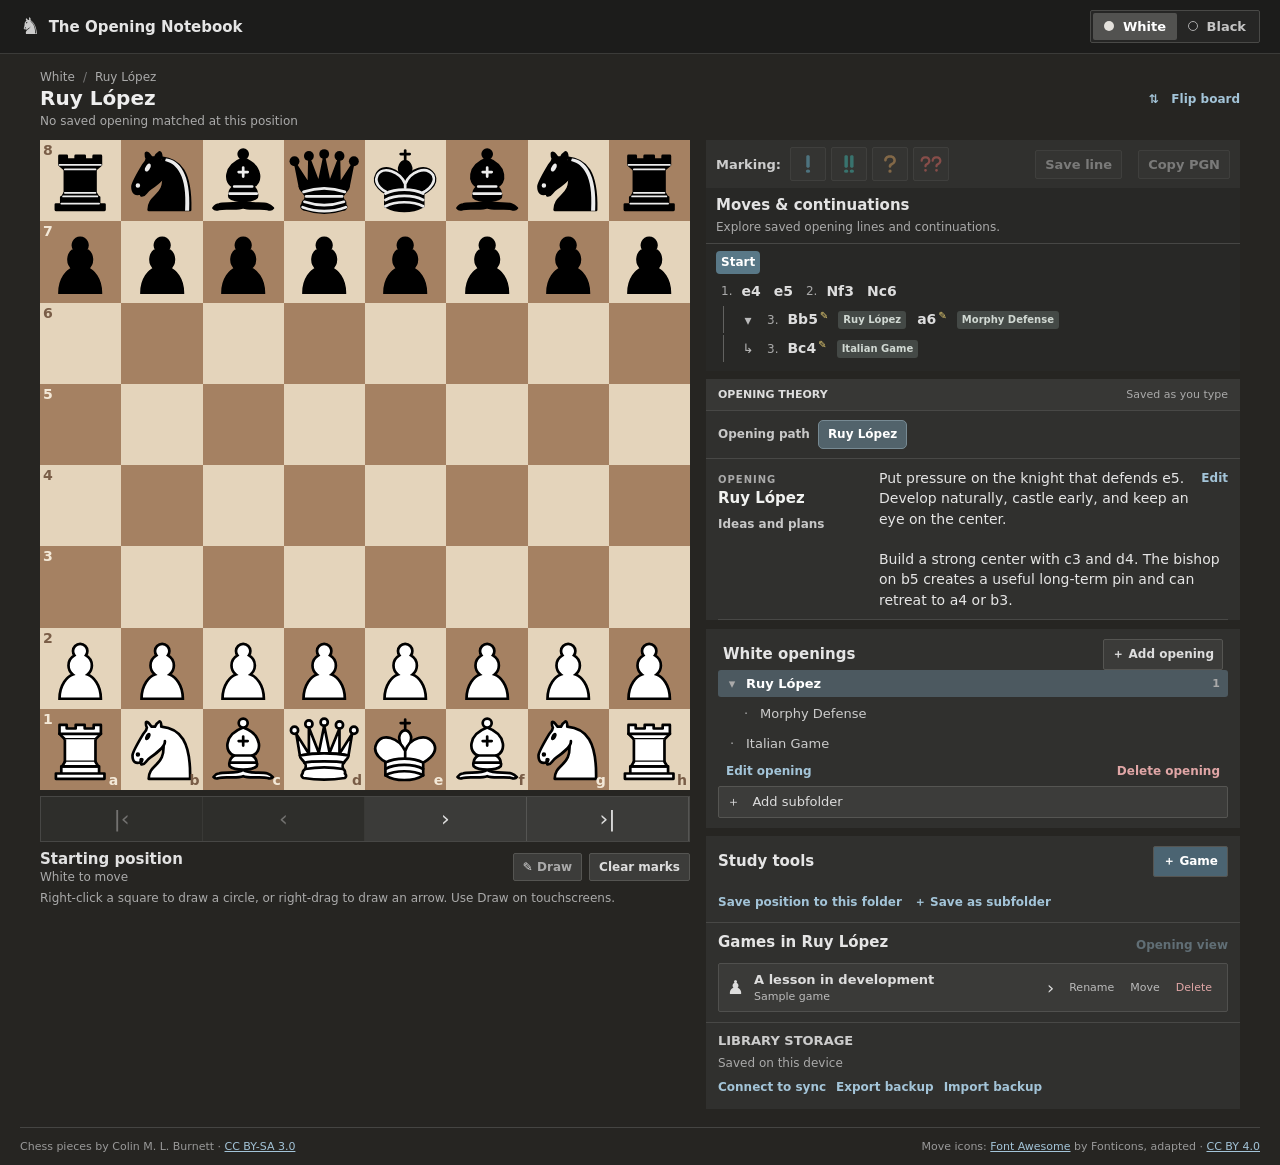
<file: index.html>
<!doctype html><html lang="en"><head><meta charset="utf-8"><meta name="viewport" content="width=device-width, initial-scale=1"><meta name="theme-color" content="#252b29"><title>The Opening Notebook</title><link rel="stylesheet" href="style.css?v=pieces-5"><link rel="stylesheet" href="study-notes.css?v=notes-15"><link rel="stylesheet" href="move-tree-view.css?v=note-markers-22"><link rel="stylesheet" href="study-layout.css?v=marks-4"><link rel="stylesheet" href="interface.css?v=branch-hints-33"></head>
<body><header class="site-header"><div class="brand"><span class="brand-mark">♞</span><div><strong>The Opening Notebook</strong><small>YOUR CHESS STUDY</small></div></div><div class="header-side"><span>REPERTOIRE</span><div class="side-toggle" aria-label="Choose repertoire"><button id="sideWhite" aria-pressed="true"><span class="side-disc white"></span> White</button><button id="sideBlack" aria-pressed="false"><span class="side-disc black"></span> Black</button></div></div></header>
<main class="app-layout">
<section class="study-main"><div class="study-heading"><div><div class="eyebrow">STUDY BOARD</div><div id="breadcrumbs" class="breadcrumbs"></div><h1 id="boardTitle"></h1><p id="openingStatus" class="opening-status"></p><div id="storageWarning" class="storage-warning" role="alert" hidden><span id="storageWarningText"></span> <button id="downloadOriginal" type="button" class="text-button" hidden>Download original library</button> <button id="downloadOriginalMarks" type="button" class="text-button" hidden>Download original markings</button></div></div><button id="flip" class="text-button" title="Flip board without changing repertoire">⇅ &nbsp; Flip board</button></div><div class="study-grid"><div class="board-column"><div id="boardResultTop" class="board-result-side" hidden></div><div class="board-wrap"><div id="board" class="board" aria-label="Chess board"></div></div><div id="boardResultBottom" class="board-result-side" hidden></div><div class="control-buttons" role="group" aria-label="Move navigation"><button id="first" aria-label="First move">|‹</button><button id="prev" aria-label="Previous move">‹</button><button id="next" aria-label="Next move">›</button><button id="last" aria-label="Last move">›|</button></div><div class="board-bottom"><div><strong id="positionLabel"></strong><span id="positionSub"></span></div><div class="board-actions"><button id="drawMode" class="tool-button" aria-pressed="false">✎ <span>Draw</span></button><button id="clearMarks" class="tool-button">Clear marks</button></div></div><p class="board-hint">Right-click a square to draw a circle, or right-drag to draw an arrow. Use Draw on touchscreens.</p></div>
<section class="move-explorer" aria-label="Moves and variations"><div class="move-explorer-tools"><div id="moveSymbolControl" class="move-symbol-control" role="group" aria-label="Mark this move"><span>Marking:</span><button type="button" class="mark-symbol symbol-only" data-move-symbol="!" aria-label="Only move" title="Only move" aria-pressed="false" disabled><svg viewBox="0 0 512 512" aria-hidden="true"><!--! Font Awesome Free 6.7.2 by @fontawesome - https://fontawesome.com License - https://fontawesome.com/license/free (Icons: CC BY 4.0, Fonts: SIL OFL 1.1, Code: MIT License) Copyright 2024 Fonticons, Inc. --><path fill="currentColor" transform="translate(176 26) scale(1.25 0.9)" d="M96 64c0-17.7-14.3-32-32-32S32 46.3 32 64l0 256c0 17.7 14.3 32 32 32s32-14.3 32-32L96 64zM64 480a40 40 0 1 0 0-80 40 40 0 1 0 0 80z"/></svg></button><button type="button" class="mark-symbol symbol-brilliant" data-move-symbol="!!" aria-label="Brilliant move" title="Brilliant move" aria-pressed="false" disabled><svg viewBox="0 0 512 512" aria-hidden="true"><!--! Font Awesome Free 6.7.2 by @fontawesome - https://fontawesome.com License - https://fontawesome.com/license/free (Icons: CC BY 4.0, Fonts: SIL OFL 1.1, Code: MIT License) Copyright 2024 Fonticons, Inc. --><path fill="currentColor" transform="translate(110 26) scale(1.25 0.9)" d="M96 64c0-17.7-14.3-32-32-32S32 46.3 32 64l0 256c0 17.7 14.3 32 32 32s32-14.3 32-32L96 64zM64 480a40 40 0 1 0 0-80 40 40 0 1 0 0 80z"/><path fill="currentColor" transform="translate(242 26) scale(1.25 0.9)" d="M96 64c0-17.7-14.3-32-32-32S32 46.3 32 64l0 256c0 17.7 14.3 32 32 32s32-14.3 32-32L96 64zM64 480a40 40 0 1 0 0-80 40 40 0 1 0 0 80z"/></svg></button><button type="button" class="mark-symbol symbol-question" data-move-symbol="?" aria-label="Mistake" title="Mistake" aria-pressed="false" disabled><svg viewBox="0 0 512 512" aria-hidden="true"><!--! Font Awesome Free 6.7.2 by @fontawesome - https://fontawesome.com License - https://fontawesome.com/license/free (Icons: CC BY 4.0, Fonts: SIL OFL 1.1, Code: MIT License) Copyright 2024 Fonticons, Inc. --><path fill="currentColor" transform="translate(104 26) scale(0.95 0.9)" d="M80 160c0-35.3 28.7-64 64-64l32 0c35.3 0 64 28.7 64 64l0 3.6c0 21.8-11.1 42.1-29.4 53.8l-42.2 27.1c-25.2 16.2-40.4 44.1-40.4 74l0 1.4c0 17.7 14.3 32 32 32s32-14.3 32-32l0-1.4c0-8.2 4.2-15.8 11-20.2l42.2-27.1c36.6-23.6 58.8-64.1 58.8-107.7l0-3.6c0-70.7-57.3-128-128-128l-32 0C73.3 32 16 89.3 16 160c0 17.7 14.3 32 32 32s32-14.3 32-32zm80 320a40 40 0 1 0 0-80 40 40 0 1 0 0 80z"/></svg></button><button type="button" class="mark-symbol symbol-blunder" data-move-symbol="??" aria-label="Blunder" title="Blunder" aria-pressed="false" disabled><svg viewBox="0 0 512 512" aria-hidden="true"><!--! Font Awesome Free 6.7.2 by @fontawesome - https://fontawesome.com License - https://fontawesome.com/license/free (Icons: CC BY 4.0, Fonts: SIL OFL 1.1, Code: MIT License) Copyright 2024 Fonticons, Inc. --><path fill="currentColor" transform="translate(0 51.2) scale(0.8 0.8)" d="M80 160c0-35.3 28.7-64 64-64l32 0c35.3 0 64 28.7 64 64l0 3.6c0 21.8-11.1 42.1-29.4 53.8l-42.2 27.1c-25.2 16.2-40.4 44.1-40.4 74l0 1.4c0 17.7 14.3 32 32 32s32-14.3 32-32l0-1.4c0-8.2 4.2-15.8 11-20.2l42.2-27.1c36.6-23.6 58.8-64.1 58.8-107.7l0-3.6c0-70.7-57.3-128-128-128l-32 0C73.3 32 16 89.3 16 160c0 17.7 14.3 32 32 32s32-14.3 32-32zm80 320a40 40 0 1 0 0-80 40 40 0 1 0 0 80z"/><path fill="currentColor" transform="translate(256 51.2) scale(0.8 0.8)" d="M80 160c0-35.3 28.7-64 64-64l32 0c35.3 0 64 28.7 64 64l0 3.6c0 21.8-11.1 42.1-29.4 53.8l-42.2 27.1c-25.2 16.2-40.4 44.1-40.4 74l0 1.4c0 17.7 14.3 32 32 32s32-14.3 32-32l0-1.4c0-8.2 4.2-15.8 11-20.2l42.2-27.1c36.6-23.6 58.8-64.1 58.8-107.7l0-3.6c0-70.7-57.3-128-128-128l-32 0C73.3 32 16 89.3 16 160c0 17.7 14.3 32 32 32s32-14.3 32-32zm80 320a40 40 0 1 0 0-80 40 40 0 1 0 0 80z"/></svg></button></div><button type="button" id="saveOpeningLine" class="save-opening-line" title="Save this opening line without creating a folder">Save line</button><button type="button" id="copyPgn" class="copy-pgn" title="Copy moves through the current position" disabled>Copy PGN</button></div><div id="moveTree" class="move-tree"></div><button id="returnGame" class="text-button return-game" hidden>Return to game</button></section><div id="studyNotes" class="study-notes"></div>
<section class="library-area" aria-label="Library and games"><aside class="sidebar"><div class="sidebar-top"><div><div class="eyebrow">YOUR REPERTOIRE</div><h2 id="libraryTitle">White openings</h2></div><button id="addRoot" class="add-opening" title="Create a separate opening">＋ Add opening</button></div><p class="sidebar-description">Choose a line to explore its position.</p><div id="tree" class="tree"></div><div class="folder-actions"><button id="editFolder" class="edit-folder">Edit opening</button><button id="deleteFolder" class="edit-folder danger-link">Delete opening</button></div><button id="addChild" class="add-folder" title="Add a line that continues the selected opening">＋ &nbsp; Add subfolder</button><div class="sidebar-help">Folders follow the moves of their parent. Your White and Black repertoires are separate.</div></aside>
<aside class="analysis-panel"><div class="panel-top"><div><div class="eyebrow">YOUR LIBRARY</div><strong>Study tools</strong></div><button id="addGame" class="small-button">＋ Game</button></div><div class="line-tools"><button id="saveLine" class="text-button">Save position to this folder</button><button id="addBranch" class="text-button">＋ Save as subfolder</button></div><div class="games-section"><div class="section-header"><div><div class="eyebrow">GAME JOURNAL</div><h3 id="gamesHeading">Games in this folder</h3></div><button id="openingView" class="text-button">Opening view</button></div><div id="games" class="game-list"></div></div><section class="sync-section"><div class="eyebrow">LIBRARY STORAGE</div><p id="syncStatus" class="sync-status">Saved on this device</p><div class="sync-actions"><button id="syncNow" class="text-button">Connect to sync</button><button id="syncSignOut" class="text-button" hidden>Sign out</button><button id="useCloud" class="text-button" hidden>Use cloud copy</button><button id="useLocal" class="text-button" hidden>Upload this device</button><button id="exportData" class="text-button">Export backup</button><button id="importData" class="text-button">Import backup</button><button id="restoreData" class="text-button" hidden>Restore previous copy</button><input id="importFile" type="file" accept="application/json,.json" hidden></div></section></aside></section></div><footer><span>Chess pieces by Colin M. L. Burnett · <a href="https://creativecommons.org/licenses/by-sa/3.0/" target="_blank" rel="noopener">CC BY-SA 3.0</a></span><span>Move icons: <a href="https://fontawesome.com/" target="_blank" rel="noopener">Font Awesome</a> by Fonticons, adapted · <a href="https://creativecommons.org/licenses/by/4.0/" target="_blank" rel="noopener">CC BY 4.0</a></span></footer></section></main>
<dialog id="modal"><div class="modal-head"><div><div class="eyebrow">YOUR LIBRARY</div><h2 id="modalTitle"></h2></div><button id="closeModal" class="icon-button" aria-label="Close">×</button></div><form id="modalForm"></form></dialog><div id="toast" role="status"></div><script type="module" src="app.js?v=branch-arrows-31"></script></body></html>
</file>
<file: style.css>
:root{font-family:'DM Sans',system-ui,sans-serif;color:#d9ded8;background:#202623;font-size:16px;--muted:#96a198;--panel:#303834;--border:#46524a;--accent:#9ab99b}*{box-sizing:border-box}body{margin:0;min-width:320px}button,input,textarea{font:inherit}button{cursor:pointer}button:disabled{opacity:.42;cursor:not-allowed}button:focus-visible,textarea:focus-visible,input:focus-visible{outline:3px solid #c4d8a1;outline-offset:2px}h1,h2,h3,p{margin:0}button{color:inherit}.site-header{height:68px;background:#202622;border-bottom:1px solid #435047;display:flex;align-items:center;justify-content:space-between;padding:0 30px;gap:20px}.brand{display:flex;align-items:center;gap:12px}.brand-mark{font-size:29px;color:#d4dfcf;line-height:1}.brand strong{display:block;font-size:15px;letter-spacing:-.01em}.brand small{display:block;color:#8e9f91;font-size:9px;letter-spacing:.18em;margin-top:3px;font-weight:700}.header-side{display:flex;align-items:center;gap:14px}.header-side>span,.eyebrow{font-size:10px;letter-spacing:.14em;font-weight:700;color:#96aa99}.side-toggle{display:flex;background:#151c18;border:1px solid #46544a;border-radius:7px;padding:3px}.side-toggle button{border:0;border-radius:4px;background:transparent;color:#a6b1a8;padding:8px 13px;font-size:13px;font-weight:700}.side-toggle button[aria-pressed=true]{background:#546c57;color:white}.side-disc{display:inline-block;height:10px;width:10px;border-radius:50%;background:#eee9d9;margin-right:4px}.side-disc.black{background:#222;border:1px solid #aebbb0}.app-layout{display:grid;grid-template-columns:255px minmax(0,1fr);min-height:calc(100vh - 68px)}.sidebar{background:#252d28;border-right:1px solid #414e44;padding:28px 16px;display:flex;flex-direction:column}.sidebar-top{display:flex;align-items:center;justify-content:space-between;padding:0 7px}.sidebar h2{font-size:18px;font-weight:700;margin-top:7px;color:#f1f2e9}.icon-button{border:0;background:none;color:#aebeb0;font-size:24px;line-height:1}.sidebar-description{font-size:12px;color:#91a095;line-height:1.5;margin:12px 7px 22px}.tree{display:flex;flex-direction:column;gap:3px}.tree-row{padding-left:calc(var(--depth) * 14px)}.tree-item{width:100%;display:flex;align-items:center;gap:8px;border:0;border-radius:5px;background:transparent;text-align:left;color:#b4c0b6;padding:10px 8px;font-size:13px}.tree-item:hover{background:#344239}.tree-item.active{background:#526c55;color:#fff;font-weight:700}.folder-icon{width:12px;text-align:center;color:#b8cbb9}.folder-name{overflow:hidden;text-overflow:ellipsis;white-space:nowrap}.tree-count{margin-left:auto;color:#afc4b2;font-size:11px}.empty-tree,.empty-state{color:#98a69b;font-size:13px;line-height:1.55}.add-folder{background:transparent;border:1px solid #526358;border-radius:6px;color:#bdcdbf;padding:11px 12px;margin-top:20px;text-align:left;font-size:13px}.sidebar-help{border-top:1px solid #405046;color:#84968a;font-size:12px;line-height:1.6;margin:30px 7px 0;padding-top:18px}.study-main{padding:26px clamp(20px,3vw,48px) 0;min-width:0}.study-heading{display:flex;justify-content:space-between;align-items:end;gap:16px;max-width:1450px;margin:0 auto 20px}.study-heading h1{font-family:'DM Serif Display',Georgia,serif;font-size:30px;font-weight:400;line-height:1.15;color:#f1f1e8;margin-top:7px}.breadcrumbs{display:flex;gap:8px;flex-wrap:wrap;font-size:12px;color:#a9baab;margin-top:8px}.crumb-sep{color:#62776a}.text-button{padding:5px 0;background:none;border:0;color:#a6c3a4;font-size:12px;font-weight:700;text-align:left}.text-button:hover{color:#e1f1d8}.study-grid{display:grid;grid-template-columns:minmax(360px,650px) minmax(330px,440px);gap:24px;align-items:start;max-width:1450px;margin:0 auto}.board-column{min-width:0}.board-wrap{width:100%;aspect-ratio:1;position:relative;box-shadow:0 8px 30px #0004}.board{display:grid;grid-template-columns:repeat(8,minmax(0,1fr));grid-template-rows:repeat(8,minmax(0,1fr));width:100%;height:100%;aspect-ratio:1}.square{display:grid;place-items:center;position:relative;min-width:0;min-height:0;width:100%;height:100%;padding:0;border:0;border-radius:0;overflow:hidden;user-select:none}.square.light{background:#e9e8d7}.square.dark{background:#77967d}.square.light.last-move{background:#cdd697}.square.dark.last-move{background:#a6b76d}.square.selected{box-shadow:inset 0 0 0 4px #e3c86b}.square.legal:after{content:'';width:25%;height:25%;border-radius:50%;position:absolute;background:#223e2f55;z-index:2;pointer-events:none}.piece{display:block;width:94%;height:94%;z-index:1;pointer-events:none}.piece svg{display:block;width:100%;height:100%}.coord{position:absolute;font-weight:700;font-size:clamp(9px,1vw,12px);line-height:1;z-index:3;pointer-events:none}.coord.rank{top:5px;left:5px}.coord.file{bottom:4px;right:5px}.light .coord{color:#718a70}.dark .coord{color:#edf1df}.board-bottom{display:flex;align-items:center;justify-content:space-between;gap:10px;margin-top:14px}.board-bottom strong{display:block;font-size:15px;color:#eaf0e6}.board-bottom span{display:block;font-size:12px;color:#a0afa2;margin-top:4px}.board-actions{display:flex;gap:7px}.tool-button,.small-button{border:1px solid #55665a;border-radius:5px;background:#35443a;padding:8px 10px;color:#d4e0d3;font-size:12px;font-weight:700}.tool-button span{display:inline;color:inherit;font-size:inherit;margin:0}.tool-button.active{background:#7b9a72;color:#fff}.board-hint{font-size:12px;color:#9aa89c;line-height:1.5;margin-top:12px}.analysis-panel{background:#303934;border:1px solid #48574c;border-radius:7px;overflow:hidden;min-width:0}.panel-top{display:flex;align-items:center;justify-content:space-between;padding:18px 19px 12px}.panel-top strong{display:block;font-size:15px;color:#f1f3eb;margin-top:6px}.small-button{background:#4b6551;color:white}.move-list{min-height:76px;max-height:180px;overflow:auto;padding:10px 17px;display:flex;align-content:flex-start;flex-wrap:wrap;gap:3px;background:#262e29}.move-row{display:flex;align-items:center;gap:1px}.move-number{font-size:12px;color:#84998a;min-width:25px}.move{border:0;background:transparent;border-radius:4px;padding:7px;color:#d6dfd4;font-size:13px}.move:hover{background:#42554a}.move.current{background:#718b70;color:white;font-weight:700}.empty-moves{font-size:13px;color:#90a093;line-height:1.5}.control-buttons{display:grid;grid-template-columns:repeat(4,1fr);border-bottom:1px solid #48564c}.control-buttons button{background:#39483d;border:0;border-right:1px solid #536357;padding:9px;color:#e0e9dd;font-size:22px;line-height:1}.control-buttons button:hover:not(:disabled){background:#4b6150}.line-tools{display:flex;flex-wrap:wrap;gap:18px;padding:10px 19px;border-bottom:1px solid #4a584e}.games-section,.notes-section{padding:19px;border-bottom:1px solid #4a584e}.section-header{display:flex;align-items:start;justify-content:space-between;gap:10px;margin-bottom:13px}.section-header h3{font-size:15px;color:#f1f2ea;margin-top:6px}.game-list{display:flex;flex-direction:column;gap:5px}.game-item{display:flex;align-items:center;gap:10px;width:100%;border:1px solid #506056;border-radius:5px;background:#39473d;color:#e0e9de;text-align:left;padding:10px}.game-item.active{background:#4e6852;border-color:#77947b}.game-piece{font-size:22px}.game-item strong,.game-item small{display:block}.game-item strong{font-size:13px}.game-item small{color:#abbcaf;font-size:11px;margin-top:3px}.chevron{margin-left:auto;font-size:18px}.note-symbol{font-size:18px;color:#9bb79b}.notes-section label,dialog label{display:block;font-size:12px;font-weight:700;color:#bacab9;margin:13px 0 7px}.notes-section label span,dialog label span{font-weight:400;color:#8ea392;margin-left:4px}.notes-section textarea{display:block;width:100%;resize:vertical;border:1px solid #536359;border-radius:5px;background:#252e28;color:#e6ede2;padding:11px 12px;font-size:14px;line-height:1.5;min-height:95px}.notes-section textarea::placeholder{color:#829487}.notes-section.theory textarea{min-height:116px}.notes-section.game-notes textarea{min-height:76px}.notes-section.game-notes{border-bottom:0}footer{display:flex;justify-content:space-between;gap:15px;max-width:1450px;margin:28px auto 0;padding:18px 0;border-top:1px solid #405046;color:#829589;font-size:11px}footer a{color:#9db59e}dialog{width:min(92vw,500px);background:#303a33;color:#e5eee3;border:1px solid #596c5c;border-radius:8px;padding:24px;box-shadow:0 20px 70px #0009}dialog::backdrop{background:#101510b8}.modal-head{display:flex;justify-content:space-between}.modal-head h2{font-family:'DM Serif Display',Georgia,serif;font-size:27px;font-weight:400;margin-top:6px}.form-copy,.form-hint{color:#aebeb1;font-size:13px;line-height:1.55;margin-top:16px}dialog input,dialog textarea{display:block;width:100%;margin-top:7px;background:#202923;color:#eef4eb;border:1px solid #607064;border-radius:5px;padding:11px;line-height:1.5}dialog textarea{min-height:95px;resize:vertical}.form-actions{display:flex;justify-content:flex-end;gap:8px;margin-top:20px}.button{border:1px solid #607563;border-radius:5px;padding:10px 15px;font-weight:700;font-size:13px}.button.primary{background:#6d8e70;color:white}.button.secondary{background:transparent;color:#d2ded1}#toast{position:fixed;left:50%;bottom:25px;transform:translate(-50%,20px);opacity:0;pointer-events:none;background:#eef4e8;color:#263a2b;padding:12px 16px;border-radius:5px;font-size:13px;box-shadow:0 6px 25px #0005;transition:.2s;z-index:30;max-width:90vw}#toast.show{opacity:1;transform:translate(-50%,0)}
@media(max-width:1100px){.app-layout{grid-template-columns:205px minmax(0,1fr)}.study-grid{grid-template-columns:minmax(300px,1fr) minmax(300px,.8fr);gap:16px}.study-main{padding-left:20px;padding-right:20px}.site-header{padding:0 20px}}
@media(max-width:830px){.app-layout{display:block}.sidebar{border-right:0;border-bottom:1px solid #435047;padding:16px 18px}.sidebar-top{padding:0}.sidebar h2{font-size:15px;margin-top:4px}.sidebar-description,.sidebar-help{display:none}.tree{flex-direction:row;overflow-x:auto;margin:12px 0 0;padding-bottom:3px;align-items:center}.tree-row{padding-left:0}.tree-item{white-space:nowrap;width:auto}.tree-row[style*="--depth:1"] .tree-item:before,.tree-row[style*="--depth:2"] .tree-item:before{content:'↳';color:#a8bca9}.add-folder{margin-top:10px;align-self:flex-start;padding:8px 11px}.study-grid{grid-template-columns:minmax(0,1fr);max-width:650px}.study-heading{max-width:650px}.analysis-panel{width:100%}.study-main{padding:22px 16px 0}.board-hint{margin-bottom:3px}footer{max-width:650px}}
@media(max-width:500px){.site-header{height:auto;min-height:66px;padding:10px 14px}.brand strong{font-size:13px}.brand-mark{font-size:25px}.brand small{font-size:8px}.header-side>span{display:none}.side-toggle button{padding:8px;font-size:12px}.study-heading h1{font-size:25px}.study-heading .text-button{white-space:nowrap}.board-bottom{align-items:start}.board-actions{gap:4px}.tool-button{padding:8px;font-size:11px}.coord{font-size:10px}.coord.rank{top:3px;left:4px}.coord.file{bottom:3px;right:4px}footer{flex-direction:column}.section-header h3{font-size:15px}}
.moving-piece{position:absolute;width:12.5%;height:12.5%;display:grid;place-items:center;pointer-events:none;z-index:4;will-change:transform}
.board{touch-action:none}.edit-folder{background:none;border:0;color:#a6c3a4;text-align:left;padding:11px 8px 0;font-size:12px;font-weight:700}.opening-status{font-size:12px;color:#9cac9d;margin-top:6px}.notes-section textarea#note{min-height:220px}.note-context,.note-saved,.sync-status{font-size:12px;color:#a1b1a3;line-height:1.5}.note-context{margin-bottom:10px}.note-saved{margin-top:8px}.sync-section{padding:18px 19px}.sync-status{margin-top:6px}.sync-actions{display:flex;gap:14px;flex-wrap:wrap;margin-top:8px}
.sync-modal-actions{flex-wrap:wrap}
.folder-actions{display:flex;justify-content:space-between;gap:8px}.danger-link,.game-action.danger{color:#e6a098}.game-entry{display:grid;grid-template-columns:minmax(0,1fr) auto;align-items:center;border:1px solid #506056;border-radius:5px;background:#39473d}.game-entry.active{border-color:#77947b;background:#4e6852}.game-entry .game-item{border:0;background:transparent;min-width:0}.game-entry-actions{display:flex;gap:2px;padding-right:8px}.game-action{border:0;background:transparent;color:#bed0bf;font-size:11px;padding:7px}.game-action:hover{text-decoration:underline}.form-copy strong{color:#e7efe3}
dialog select{display:block;width:100%;margin-top:7px;background:#202923;color:#eef4eb;border:1px solid #607064;border-radius:5px;padding:11px;font:inherit}
.move-explorer{margin:16px 0 20px;background:#303934;border:1px solid #48574c;border-radius:7px;overflow:hidden}.move-explorer-header{padding:17px 18px 12px;display:flex;justify-content:space-between;align-items:end;gap:12px}.move-explorer-header h2{font-size:16px;color:#eef2e9;margin:6px 0 0}.move-line-title{font-size:12px;color:#afc0b1;text-align:right}.move-explorer .control-buttons{border-top:1px solid #48564c;border-bottom:0}.return-game{margin:10px 18px 13px}
.move-explorer .move-tree{margin:0;border:0;border-radius:0;box-shadow:none}
.storage-warning{margin-top:12px;max-width:700px;background:#422c28;color:#ffd7cb;border:1px solid #96635b;border-radius:6px;padding:10px 12px;font-size:13px;line-height:1.5}.storage-warning[hidden]{display:none}.storage-warning .text-button{color:#ffe2ca;margin-left:6px}

.board.is-analysis .square.light{background:#f6f7f4}
.board.is-analysis .square.dark{background:#c9ddce}
.board.is-analysis .square.light.last-move{background:#e5f1de}
.board.is-analysis .square.dark.last-move{background:#bcd9bb}
.board.is-analysis .square.dark .coord{color:#405b46}

.move-symbol-control{display:flex;align-items:center;gap:10px;margin-top:14px;color:#d1ddd2;font-size:13px;font-weight:600}.move-symbol-control select{max-width:100%;background:#303b34;color:#e8f0e8;border:1px solid #607366;border-radius:5px;padding:7px 9px;font:inherit}.move-symbol-control select:disabled{opacity:.55}.move-symbol-control select:focus-visible{outline:3px solid #b6d4a9;outline-offset:2px}

/* A quiet, compact workspace for studying. */
:root{font-family:system-ui,-apple-system,BlinkMacSystemFont,"Segoe UI",sans-serif;color:#dededb;background:#262725;--muted:#aaa;--panel:#30312f;--border:#494b47;--accent:#a5bb9b}
.site-header{height:56px;padding:0 24px;background:#222320;border-color:#3d3f3b}
.brand{gap:9px}.brand-mark{font-size:24px;color:#c5c9c1}.brand strong{font-size:15px}.brand small,.eyebrow,.header-side>span{display:none}.sync-section .eyebrow{display:block;font-size:12px;letter-spacing:0;color:#c4c9c5}
.side-toggle{background:#292a28;border-color:#484b46;border-radius:3px;padding:2px}.side-toggle button{padding:6px 11px;border-radius:2px}.side-toggle button[aria-pressed=true]{background:#566450}
.study-main{padding-top:18px}.study-heading{margin-bottom:14px;align-items:center}.study-heading h1{font-family:inherit;font-size:22px;font-weight:600;margin-top:2px;color:#eceeeb}.breadcrumbs{margin-top:0}.opening-status{margin-top:4px}
.text-button,.edit-folder{color:#b6c9ad}.text-button:hover{color:#e1eadc}
.board-wrap{box-shadow:none}.square.light{background:#e1e3d7}.square.dark{background:#80967d}
.board-bottom{margin-top:8px}.board-bottom span{margin-top:2px}.board-hint{margin-top:7px;line-height:1.4}
.tool-button,.small-button,.add-folder,.button{border-radius:3px}.tool-button,.small-button{padding:6px 9px;background:#3a4039;border-color:#555c53}.small-button{background:#566b51}
.analysis-panel,.move-explorer{background:#30312f;border-color:#474a45;border-radius:3px}.panel-top{padding:12px 14px 8px}.panel-top strong{margin-top:0}.line-tools{padding:7px 14px;gap:12px;border-color:#474a45}.games-section,.notes-section{padding:12px 14px;border-color:#474a45}.section-header{margin-bottom:8px}.section-header h3{margin-top:0}.sync-section{padding:12px 14px}.sync-actions{gap:10px;margin-top:4px}
.sidebar h2{margin-top:0;font-size:16px}.sidebar-description{margin-bottom:12px}.tree-item{padding:7px 8px;border-radius:3px}.tree-item.active{background:#53674f}.add-folder{margin-top:12px;padding:8px 10px}.sidebar-help{margin-top:16px;padding-top:12px;line-height:1.4}
.game-entry{border-color:#4b5149;border-radius:3px;background:#393d38}.game-entry.active{background:#50634c}.game-item{padding:8px}.game-item.active{background:#50634c}.game-piece{font-size:19px}
.move-explorer{margin:10px 0 12px}.move-symbol-control{margin:0;padding:8px 12px;gap:8px}.move-symbol-control select{padding:5px 7px;border-radius:3px;background:#30332f}.control-buttons button{padding:6px;background:#3b403a}.return-game{margin:7px 12px}
footer{margin-top:18px;padding:12px 0;border-color:#3f423e}
dialog{border-radius:3px;background:#30312f}.modal-head h2{font-family:inherit;font-weight:600;font-size:21px}
@media(max-width:830px){.study-main{padding-top:16px}.site-header{padding:0 16px}}
@media(max-width:500px){.site-header{min-height:56px;padding:8px 12px}.study-heading h1{font-size:20px}.board-bottom{gap:6px}.tool-button{font-size:12px}}
</file>
<file: study-notes.css>
.study-notes{min-width:0;color:#e5e7e5;background:#272b29;border:1px solid #414743;border-radius:7px;overflow:hidden}
.study-notes-bar{display:flex;justify-content:space-between;align-items:center;gap:10px;padding:9px 12px;border-bottom:1px solid #414743;color:#c4c9c5;font-size:11px;font-weight:700;letter-spacing:.05em}
.study-autosave{color:#959d98;font-size:11px;font-weight:400;letter-spacing:0}
.study-path-area{padding:9px 12px;border-bottom:1px solid #414743;display:flex;align-items:center;gap:8px;flex-wrap:wrap}
.study-field-label{color:#aeb5b0;font-size:12px;font-weight:700;line-height:1.4}
.study-path-toggles{display:flex;flex-wrap:wrap;gap:6px}
.study-path-toggle{border:1px solid #555d58;background:#2d322f;color:#aeb6b0;border-radius:5px;padding:6px 9px;font-size:12px;font-weight:600;line-height:1.25;text-align:left}
.study-path-toggle.is-on{background:#505754;border-color:#727a75;color:#f5f6f4}.study-path-toggle:hover{border-color:#aeb6b0}
.study-cards{display:grid;gap:0;padding:0 12px}.study-opening-card,.study-game-card{padding:10px 0;border-bottom:1px solid #414743}
.study-card-heading{display:flex;align-items:center;justify-content:space-between;gap:10px;margin-bottom:8px}.study-card-heading h3{font-size:15px;font-weight:700;color:#f1f2f0;margin:2px 0 0;line-height:1.3}
.study-level,.study-card-current{font-size:10px;letter-spacing:.1em;font-weight:700;color:#959d98;line-height:1.4}.study-card-current{white-space:nowrap}
.study-note-section+.study-note-section{margin-top:9px}.study-note-label-row{display:flex;align-items:center;justify-content:space-between;gap:8px;margin-bottom:3px}
.study-note-text{color:#e3e7e3;font-size:14px;line-height:1.45;white-space:pre-wrap;overflow-wrap:anywhere}.study-note-text.is-empty{color:#929a94;font-size:13px;font-style:italic}
.study-edit,.study-link{border:0;background:transparent;color:#c2cbc5;font-size:12px;font-weight:700;padding:3px 0}.study-edit:hover,.study-link:hover{text-decoration:underline;color:#fff}
.study-notes textarea.study-editor{display:block;width:100%;resize:vertical;background:#1d201f;color:#f2f4f1;border:1px solid #6a746d;border-radius:5px;padding:9px 10px;font-family:inherit;font-size:15px;line-height:1.55;min-height:72px}.study-notes textarea.study-editor::placeholder{color:#929a94}.study-notes textarea:focus-visible,.study-notes button:focus-visible{outline:3px solid #b2bfb5;outline-offset:2px}
.study-blunders-header{display:flex;justify-content:space-between;align-items:center;gap:10px;margin-top:14px;padding-top:12px;border-top:1px solid #3a403c}.study-blunders-header h4{color:#e0b1ac;font-size:13px;margin:0}.study-add-warning{border:1px solid #815f5b;background:#352b2a;color:#f1b4ae;border-radius:5px;padding:6px 8px;font-size:12px;font-weight:700;white-space:nowrap}.study-add-warning:hover{background:#493432}
.study-blunder{margin-top:9px;padding:11px 12px;background:#342b2a;border:1px solid #704d49;border-left:3px solid #e07870;border-radius:5px}.study-blunder-heading{display:flex;justify-content:space-between;gap:8px;margin-bottom:9px}.study-blunder-badge{color:#ffaaa1;font-size:10px;letter-spacing:.09em;font-weight:800}.study-blunder-move{font-size:12px;color:#edc0ba;font-weight:700}.study-blunder .study-field-label{color:#d7bbb7}.study-blunder .study-note-text{color:#f4e2df}.study-blunder textarea.study-editor{background:#251f1e;border-color:#946963}.study-warning-actions{display:flex;justify-content:space-between;gap:10px;margin-top:8px}.study-warning-actions .study-link{color:#e1aca5}.study-link:disabled{color:#8e7c79;cursor:not-allowed;text-decoration:none}.study-remove{color:#bd9792}.confirming .study-remove{color:#ffc2b7}
.study-empty{font-size:12px;color:#949d96;line-height:1.45;margin:6px 0 0}.study-no-opening{padding:10px 12px}.study-game-section{padding:0 12px}.study-game-card{border-bottom:0}.study-game-card .study-note-section+.study-note-section{padding-top:9px;border-top:1px solid #3a403c}
@media(max-width:500px){.study-notes-bar{padding:11px 12px}.study-path-area{padding:10px 12px}.study-cards,.study-game-section{padding-left:12px;padding-right:12px}.study-card-heading h3{font-size:14px}.study-note-text{font-size:14px}.study-blunders-header{align-items:start;flex-wrap:wrap}}
.study-notes{background:#2c2e2b;border-color:#474a45;border-radius:3px}
/* Empty game notes need only their label and Add note action. */
.study-game-card .study-note-text.is-empty{display:none}
.study-game-card .study-level{display:none}
.study-game-card .study-card-heading h3{margin:0;overflow-wrap:anywhere}
.study-game-card .study-card-current{white-space:normal;text-align:right}
.study-game-card .study-note-label-row{margin:0}
.study-game-card .study-note-text:not(.is-empty),.study-game-card .study-editor{margin-top:4px}
@container (min-width: 390px){
  .study-game-card{display:grid;grid-template-columns:repeat(2,minmax(0,1fr));gap:8px 16px}
  .study-game-card .study-card-heading{grid-column:1/-1;margin-bottom:0}
  .study-game-card .study-note-section{min-width:0}
  .study-game-card .study-note-section+.study-note-section{margin:0;padding:0 0 0 12px;border-top:0;border-left:1px solid #454745}
}
/* Compact opening rows: identity on the left, editable note on the right. */
.study-opening-card{display:grid;grid-template-columns:minmax(100px,30%) minmax(0,1fr);gap:8px 8px;align-items:start;padding:9px 0}
.study-opening-info,.study-opening-note{min-width:0}
.study-opening-info h3{font-size:15px;line-height:1.3;overflow-wrap:anywhere;margin:2px 0 4px;color:#f1f2f0}
.study-opening-note .study-edit{float:right;margin:0 0 3px 8px}
.study-opening-note .study-note-text{min-width:0;overflow-wrap:anywhere}
.study-opening-note textarea.study-editor{clear:both;min-height:64px}
@container (max-width: 280px){.study-opening-card{grid-template-columns:minmax(0,1fr);gap:5px}.study-opening-note .study-edit{float:right}}
</file>
<file: move-tree-view.css>
.move-tree{margin-top:18px;border:1px solid #4b5b50;border-radius:8px;background:#2c3530;color:#e6ede5;overflow:hidden;box-shadow:0 5px 20px #101b132c}
.move-tree-heading{display:flex;align-items:start;justify-content:space-between;gap:12px;padding:10px 12px;border-bottom:1px solid #45554a}
.move-tree-overline{display:block;font-size:10px;line-height:1.3;letter-spacing:.13em;font-weight:700;color:#9bb69f}
.move-tree-heading h2{font-family:inherit;font-size:15px;font-weight:700;line-height:1.3;color:#f2f4ec;margin:3px 0}
.move-tree-heading p{font-size:12px;line-height:1.4;color:#9fafa1;margin:0}
.move-tree-legend{flex:none;font-size:11px;line-height:1.4;color:#aab9ac;white-space:nowrap;margin-top:3px}
.move-tree-legend span,.move-tree-blunder{color:#ef8680;font-weight:800;letter-spacing:-.04em}
.move-tree-content{padding:9px 12px;max-height:310px;overflow:auto}
.move-tree-line{display:flex;align-items:flex-start;gap:4px;margin:2px 0;padding-left:calc(var(--branch-depth, 0) * 14px)}
.move-tree-line.is-variation{border-left:1px solid #52675a;margin-left:7px}
.move-tree-sequence{display:flex;flex-wrap:wrap;align-items:center;gap:2px 3px;min-width:0;line-height:1.7}
.move-tree-token{display:inline-flex;align-items:center;gap:2px;max-width:100%}
.move-tree-number{font-size:12px;line-height:1;color:#91a395;margin:0 2px 0 5px;white-space:nowrap}
.move-tree-move{border:0;border-radius:4px;background:transparent;color:#e2e9de;font-size:14px;font-weight:600;line-height:1.3;padding:4px 5px;white-space:nowrap}
.move-tree-move:hover{background:#44594a}.move-tree-move.is-current{background:#769371;color:#fff}.move-tree-move:focus-visible,.move-tree-disclosure:focus-visible{outline:3px solid #b6d4a9;outline-offset:2px}
.move-tree-blunder{font-size:12px;margin-left:3px;color:#ff7770}.move-tree-folder{display:inline-block;max-width:160px;overflow:hidden;text-overflow:ellipsis;white-space:nowrap;background:#415649;color:#c6dbc7;border-radius:3px;padding:2px 5px;font-size:10px;font-weight:700;line-height:1.4;margin:0 3px}
.move-tree-disclosure{flex:none;border:0;background:transparent;color:#b7c7b9;width:20px;height:27px;line-height:1;padding:0;font-size:14px}.move-tree-branch-mark{flex:none;width:20px;text-align:center;color:#83998a;font-size:13px;line-height:27px}
.move-tree-empty{color:#a5b3a7;font-size:13px;line-height:1.4;margin:0;padding:8px 12px}.move-tree-content .move-tree-empty{padding:4px 0}
@media(max-width:500px){.move-tree-heading{padding:10px 12px;gap:8px}.move-tree-heading h2{font-size:15px}.move-tree-legend{font-size:10px;white-space:normal;text-align:right;max-width:85px}.move-tree-content{padding:8px 10px}.move-tree-line{padding-left:calc(var(--branch-depth,0) * 8px)}.move-tree-folder{max-width:105px}}
.move-tree-start-row{margin:0 0 4px}.move-tree-start{font-size:12px;color:#a9b9ac}
.move-tree-move.is-analysis{opacity:.48}

.move-tree-symbol{font-weight:800;margin-left:3px}.move-tree-symbol.symbol-question{color:#f4b56b}.move-tree-symbol.symbol-only{color:#76cfee}.move-tree-symbol.symbol-brilliant{color:#45d0c6}.move-tree-symbol.symbol-blunder{color:#ff7770}
.move-tree-note-indicator{color:#e7ce73;font-size:.72em;line-height:1;margin-left:2px;vertical-align:super}
/* The badge sits above the drawing overlay and never intercepts board input. */
.board-move-symbol{position:absolute;z-index:6;transform:translate(-70%,-25%);display:grid;place-items:center;width:clamp(24px,3.4vw,34px);height:clamp(24px,3.4vw,34px);padding:0;border-radius:50%;font:700 clamp(14px,1.8vw,18px)/1 system-ui,sans-serif;color:#182022;border:0;box-shadow:0 1px 3px #0008;pointer-events:none}
.board-move-symbol[data-edge-right="true"]{transform:translate(-100%,-25%)}
.board-move-symbol[data-edge-top="true"]{transform:translate(-70%,0)}
.board-move-symbol[data-edge-right="true"][data-edge-top="true"]{transform:translate(-100%,0)}
.board-move-symbol.symbol-only{background:#7ac2e7;color:#fff}.board-move-symbol.symbol-brilliant{background:#1baca6;color:#fff}.board-move-symbol.symbol-question{background:#f5b45b}.board-move-symbol.symbol-blunder{background:#c83d37;color:#fff}

/* A display-only tint sits below pieces and coordinates, independent of drawn marks. */
.square[data-move-symbol-tone]::before{content:"";position:absolute;inset:0;z-index:0;pointer-events:none}
.square[data-move-symbol-tone="only"]::before{background:rgba(110,196,239,.48)}
.square[data-move-symbol-tone="brilliant"]::before{background:rgba(110,235,213,.60)}
.square[data-move-symbol-tone="question"]::before{background:rgba(255,190,96,.48)}
.square[data-move-symbol-tone="blunder"]::before{background:rgba(200,61,55,.42)}

.board-move-symbol svg{display:block;width:90%;height:90%;overflow:visible}.board-move-symbol.symbol-brilliant svg,.board-move-symbol.symbol-blunder svg{filter:drop-shadow(0 1px 1px #0008)}

.move-tree-symbol{font-family:Georgia,serif}

.move-tree-symbol svg,.move-tree-blunder svg{display:inline-block;width:1em;height:1em;vertical-align:-.1em;overflow:visible}
</file>
<file: study-layout.css>
/* Board and notes are the main study workspace; the library sits underneath. */
.app-layout{display:block;min-height:calc(100vh - 68px)}
.study-main{max-width:1270px;margin:0 auto}
.study-heading{max-width:1174px}
.study-grid{max-width:1174px;grid-template-columns:minmax(0,650px) minmax(300px,500px);grid-template-areas:"board notes" "board library";grid-template-rows:min-content 1fr;gap:12px 20px;align-items:start}
.board-column{grid-area:board;min-width:0}
#studyNotes.study-notes{grid-area:notes;width:100%;min-width:0;max-height:calc(100vh - 36px);overflow-y:auto;overscroll-behavior:contain;scrollbar-color:#707a73 #272b29;scrollbar-width:thin}
.library-area{grid-area:library;min-width:0;display:grid;grid-template-columns:minmax(190px,.82fr) minmax(0,1.18fr);align-items:start;gap:14px}
.library-area .sidebar{min-width:0;background:#252d28;border:1px solid #414e44;border-radius:7px;padding:20px 13px}
.library-area .sidebar-top{padding:0 5px}
.library-area .sidebar-description{margin:9px 5px 14px}
.library-area .sidebar-help{margin:20px 5px 0;padding-top:14px}
.library-area .analysis-panel{width:100%;min-width:0}
.library-area .game-item strong{overflow-wrap:anywhere}
.library-area .game-entry-actions{flex-wrap:wrap;justify-content:flex-end}
@media(max-width:1100px){.study-grid{grid-template-columns:minmax(0,1.15fr) minmax(290px,.85fr);gap:12px 16px}.library-area{grid-template-columns:minmax(0,1fr);gap:10px}}
@media(max-width:830px){.study-grid{max-width:650px;grid-template-columns:minmax(0,1fr);grid-template-areas:"board" "notes" "library";grid-template-rows:auto;gap:14px}.study-heading{max-width:650px}#studyNotes.study-notes{position:static;max-height:none;overflow:visible;overscroll-behavior:auto}.library-area{grid-template-columns:minmax(0,1fr);gap:10px}.library-area .sidebar{padding:16px 18px}.library-area .sidebar-description,.library-area .sidebar-help{display:none}.library-area .tree{display:flex;flex-direction:column;align-items:stretch;overflow:visible;margin:12px 0 0}.library-area .tree-row{padding-left:calc(var(--depth) * 14px)}.library-area .tree-item{width:100%;white-space:normal}.library-area .tree-row[style*="--depth:1"] .tree-item:before,.library-area .tree-row[style*="--depth:2"] .tree-item:before{content:none}.library-area .add-folder{align-self:stretch}}
/* Match the compact, flat workspace panels. */
.app-layout{min-height:calc(100vh - 56px)}
.library-area .sidebar{background:#292b28;border-color:#474a45;border-radius:3px;padding:12px}
.library-area .sidebar-description{margin:7px 5px 10px}
.library-area .sidebar-help{margin:14px 5px 0;padding-top:10px}
@media(max-width:830px){.library-area .sidebar{padding:12px}}
/* Keep notes and library in the page flow, without an inner scrolling panel. */
#studyNotes.study-notes{max-height:none;overflow:visible;overscroll-behavior:auto;container-type:inline-size}
</file>
<file: interface.css>
/* A plain study workspace with a classic board and neutral controls. */
:root{font-family:system-ui,-apple-system,BlinkMacSystemFont,"Segoe UI",sans-serif;color:#dedede;background:#262522;--muted:#aaa;--panel:#30302e;--border:#484845;--accent:#9abbd1}
.site-header{height:54px;background:#1c1c1b;border-color:#3b3b39;padding:0 20px}
.brand{gap:8px}.brand-mark{font-size:23px;color:#ccc}.brand strong{font:600 15px system-ui,sans-serif;color:#e5e5e5;letter-spacing:0}.brand small,.eyebrow,.header-side>span{display:none}
.side-toggle{background:#262625;border:1px solid #494947;border-radius:2px}.side-toggle button{color:#c4c4c4;padding:6px 11px;border-radius:2px}.side-toggle button[aria-pressed=true]{background:#525250;color:#fff}.side-disc.white{background:#e4e1dc}.side-disc.black{background:#222;border-color:#aaa}
.study-main{max-width:1280px;padding:16px 20px 0}.study-heading{max-width:1200px;margin:0 auto 12px;align-items:center}.study-heading h1{font:600 20px/1.2 system-ui,sans-serif;color:#eee;margin:2px 0 0}.breadcrumbs,.opening-status{color:#aaa}.crumb-sep{color:#777}
.study-grid{max-width:1200px;grid-template-columns:minmax(0,650px) minmax(300px,1fr);grid-template-areas:"board moves" "board notes" "board library";grid-template-rows:auto auto 1fr;gap:8px 16px;align-items:start}
.board-column{grid-area:board}.move-explorer{grid-area:moves;margin:0;min-width:0}
.board-wrap{border:0;outline:0;box-shadow:none}.square.light,.board.is-analysis .square.light{background:#e4d4bb}.square.dark,.board.is-analysis .square.dark{background:#a58162}
.square.light.last-move,.board.is-analysis .square.light.last-move{background:#e5d185}.square.dark.last-move,.board.is-analysis .square.dark.last-move{background:#b8a66a}.square.selected{box-shadow:inset 0 0 0 4px #73a2bf}.square.legal:after{background:#24242455}
.light .coord,.board.is-analysis .square.light .coord{color:#795d47}.dark .coord,.board.is-analysis .square.dark .coord{color:#f3e8d7}
.board-bottom{margin-top:8px}.board-bottom strong{color:#e1e1e1}.board-bottom span,.board-hint{color:#aaa}.board-hint{margin-top:6px}
.text-button,.edit-folder,.study-edit,.study-link{color:#a3c4d8}.text-button:hover,.study-edit:hover,.study-link:hover{color:#d3e7f2}
button:focus-visible,textarea:focus-visible,input:focus-visible,select:focus-visible{outline-color:#9dc8e2}
.tool-button,.small-button,.add-folder,.button,.move-symbol-control select{background:#3c3c3a;border:1px solid #555552;border-radius:2px;color:#ddd}.small-button,.button.primary,.tool-button.active{background:#4b6472;color:#fff}.tool-button:hover,.small-button:hover,.add-folder:hover{background:#51514e}
.analysis-panel,.move-explorer,.study-notes,.library-area .sidebar{background:#30302e;border:0;border-radius:0;box-shadow:none}
.library-area{grid-area:library;grid-template-columns:minmax(0,1fr);gap:8px}.library-area .sidebar{padding:10px 12px}.library-area .sidebar-description,.library-area .sidebar-help{display:none}.sidebar h2,.panel-top strong,.section-header h3{font:600 15px system-ui,sans-serif;color:#e5e5e5;margin:0}.sidebar-top{padding:0}.tree-item{color:#ccc;padding:6px 8px}.tree-item:hover{background:#41413f}.tree-item.active{background:#4c5960;color:#fff}.folder-icon,.tree-count{color:#aaa}.add-folder{margin-top:8px;padding:6px 8px}.edit-folder{padding-top:7px}
.panel-top{padding:10px 12px 6px}.line-tools{padding:6px 12px;gap:12px;border-color:#484846}.games-section,.sync-section{padding:10px 12px;border-color:#484846}.section-header{margin-bottom:6px}.sync-section .eyebrow{display:block;color:#ccc;font-size:13px;letter-spacing:0}.sync-status,.empty-tree,.empty-state{color:#aaa}.sync-actions{margin-top:3px;gap:10px}
.game-entry,.game-item{background:#3a3a38;border-color:#50504e;color:#ddd;border-radius:2px}.game-entry.active,.game-item.active{background:#4b555a;border-color:#71828a}.game-entry .game-item{background:transparent}.game-item small,.game-action{color:#bbb}
.move-symbol-control{padding:7px 10px;color:#ccc;font-size:13px}.move-symbol-control select{padding:4px 6px}.move-tree{background:#282826;color:#ddd}.move-tree-heading{padding:8px 10px;border-color:#474745}.move-tree-heading h2{font:600 15px/1.3 system-ui,sans-serif;color:#e3e3e3;margin:0}.move-tree-heading p{color:#aaa;margin-top:3px;line-height:1.35}.move-tree-heading .move-tree-overline{display:none}.move-tree-legend,.move-tree-overline,.move-tree-number,.move-tree-start,.move-tree-empty{color:#aaa}.move-tree-content{padding:7px 10px}.move-tree-move{color:#ddd}.move-tree-move:hover{background:#454543}.move-tree-move.is-current{background:#597887;color:#fff}.move-tree-line.is-variation{border-color:#626260}.move-tree-folder{background:#444946;color:#d0d8d2}.move-tree-disclosure,.move-tree-branch-mark{color:#bbb}
.board-column .control-buttons{border:1px solid #474745;margin-top:6px}.board-column .control-buttons button{min-height:44px}.control-buttons button{background:#3b3b39;border-color:#555553;color:#ddd}.control-buttons button:hover:not(:disabled){background:#50504e}
.study-notes-bar{background:#373735;border-color:#484846;color:#ddd;letter-spacing:0}.study-autosave,.study-empty,.study-level,.study-card-current{color:#aaa}.study-path-area,.study-opening-card,.study-blunders-header,.study-game-card .study-note-section+.study-note-section{border-color:#484846}.study-field-label{color:#c7c7c7}.study-path-toggle{background:#3b3b39;border-color:#555553;color:#ccc}.study-path-toggle.is-on{background:#52636b;border-color:#778a93;color:#fff}.study-card-heading h3,.study-note-text{color:#e5e5e5}.study-note-text.is-empty{color:#aaa}.study-notes textarea.study-editor,dialog input,dialog textarea,dialog select{background:#242423;border-color:#666;color:#eee}.study-game-card .study-card-current{display:none}
.study-blunder{background:#3b3030;border-color:#765858;border-left-color:#c57c7c}.study-add-warning{background:#443636;border-color:#805d5d;color:#ecc3c3}.study-blunders-header h4,.study-blunder-badge,.study-blunder-move,.danger-link,.game-action.danger{color:#e0a6a6}
dialog{background:#30302e;border-color:#666;color:#eee}.modal-head h2{font:600 20px system-ui,sans-serif}.button.secondary{background:transparent}.storage-warning{background:#47332e;border-color:#936e5e;color:#ffe1d3}
footer{border-color:#454543;color:#999}footer a{color:#a3c4d8}
@media(max-width:830px){.study-main{padding:14px 14px 0}.study-grid{max-width:650px;grid-template-columns:minmax(0,1fr);grid-template-areas:"board" "moves" "notes" "library";grid-template-rows:auto;gap:8px}.study-heading{max-width:650px}.library-area{grid-template-columns:minmax(0,1fr)}.library-area .sidebar{padding:10px 12px}}
@media(max-width:500px){.site-header{padding:8px 12px;min-height:54px}.study-heading h1{font-size:19px}.brand strong{font-size:14px}}
/* Direct controls for marking the current move. Press the active mark to remove it. */
.move-symbol-control{flex-wrap:wrap;gap:5px}
.move-symbol-control>span{margin-right:4px}
.move-symbol-control .mark-symbol{min-width:36px;height:34px;padding:2px 6px;border:1px solid #555552;border-radius:2px;background:#3b3b39;font-size:17px;font-weight:700;line-height:1}
.move-symbol-control .mark-symbol:hover:not(:disabled){background:#50504e}
.move-symbol-control .mark-symbol[aria-pressed=true]{background:#525f65;border-color:#a9bec9;box-shadow:inset 0 0 0 1px #a9bec9}
.move-symbol-control .symbol-only{color:#76cfee}.move-symbol-control .symbol-brilliant{color:#45d0c6}.move-symbol-control .symbol-question{color:#f4b56b}.move-symbol-control .symbol-blunder{color:#ff7770}
/* Enlarge the artwork within each square and make coordinates easier to read. */
.piece svg{transform:scale(1.06)}
.coord{font-size:clamp(12px,1.1vw,15px)}
.coord.rank{top:3px;left:3px}.coord.file{bottom:3px;right:3px}
@media(max-width:500px){.coord{font-size:12px}.coord.rank{top:2px;left:2px}.coord.file{bottom:2px;right:2px}}

.move-explorer-tools{display:flex;align-items:center;gap:6px;flex-wrap:wrap}.move-explorer-tools .move-symbol-control{flex:1;min-width:0}.save-opening-line{margin:4px 10px 4px auto;border:1px solid #555552;border-radius:2px;background:#3b3b39;color:#e1e1e1;padding:6px 9px;font-size:13px;font-weight:600}.save-opening-line:hover:not(:disabled){background:#50504e}.save-opening-line[hidden]{display:none}

.move-symbol-control .mark-symbol svg{display:block;width:22px;height:22px;margin:auto}

.copy-pgn{margin:4px 10px 4px 0;border:1px solid #555552;border-radius:2px;background:#3b3b39;color:#e1e1e1;padding:6px 9px;font-size:13px;font-weight:600}.copy-pgn:hover:not(:disabled){background:#50504e}

/* Game outcome labels sit outside the board so pieces and annotations stay clear. */
.board-result-side{padding:4px 6px;color:#dedede;background:#30302e;font-size:13px;font-weight:600;line-height:1.3}
.board-result-side[hidden]{display:none}
.game-item .game-result-label{color:#d9d9d9;font-size:12px}
.move-tree-result{display:inline-block;padding:4px 6px;color:#ddd;font-size:13px;font-weight:600}

.sidebar-top{gap:8px}.add-opening{flex:none;border:1px solid #555552;border-radius:2px;background:#3b3b39;color:#ddd;padding:6px 8px;font-size:12px;font-weight:600}.add-opening:hover:not(:disabled){background:#50504e}

/* Empty destinations use dots; captures use a ring around the target. */
.square.legal:not(.legal-capture)::after{width:25%;height:25%;border:0;border-radius:50%;background:#25252555}
.square.legal.legal-capture::after{width:100%;height:100%;border:clamp(4px,.7vw,8px) solid #25252555;border-radius:50%;background:transparent}
.branch-hints{opacity:.82}.branch-hints path{fill:#f4a623;filter:drop-shadow(0 1px 1px #0008)}
</file>
